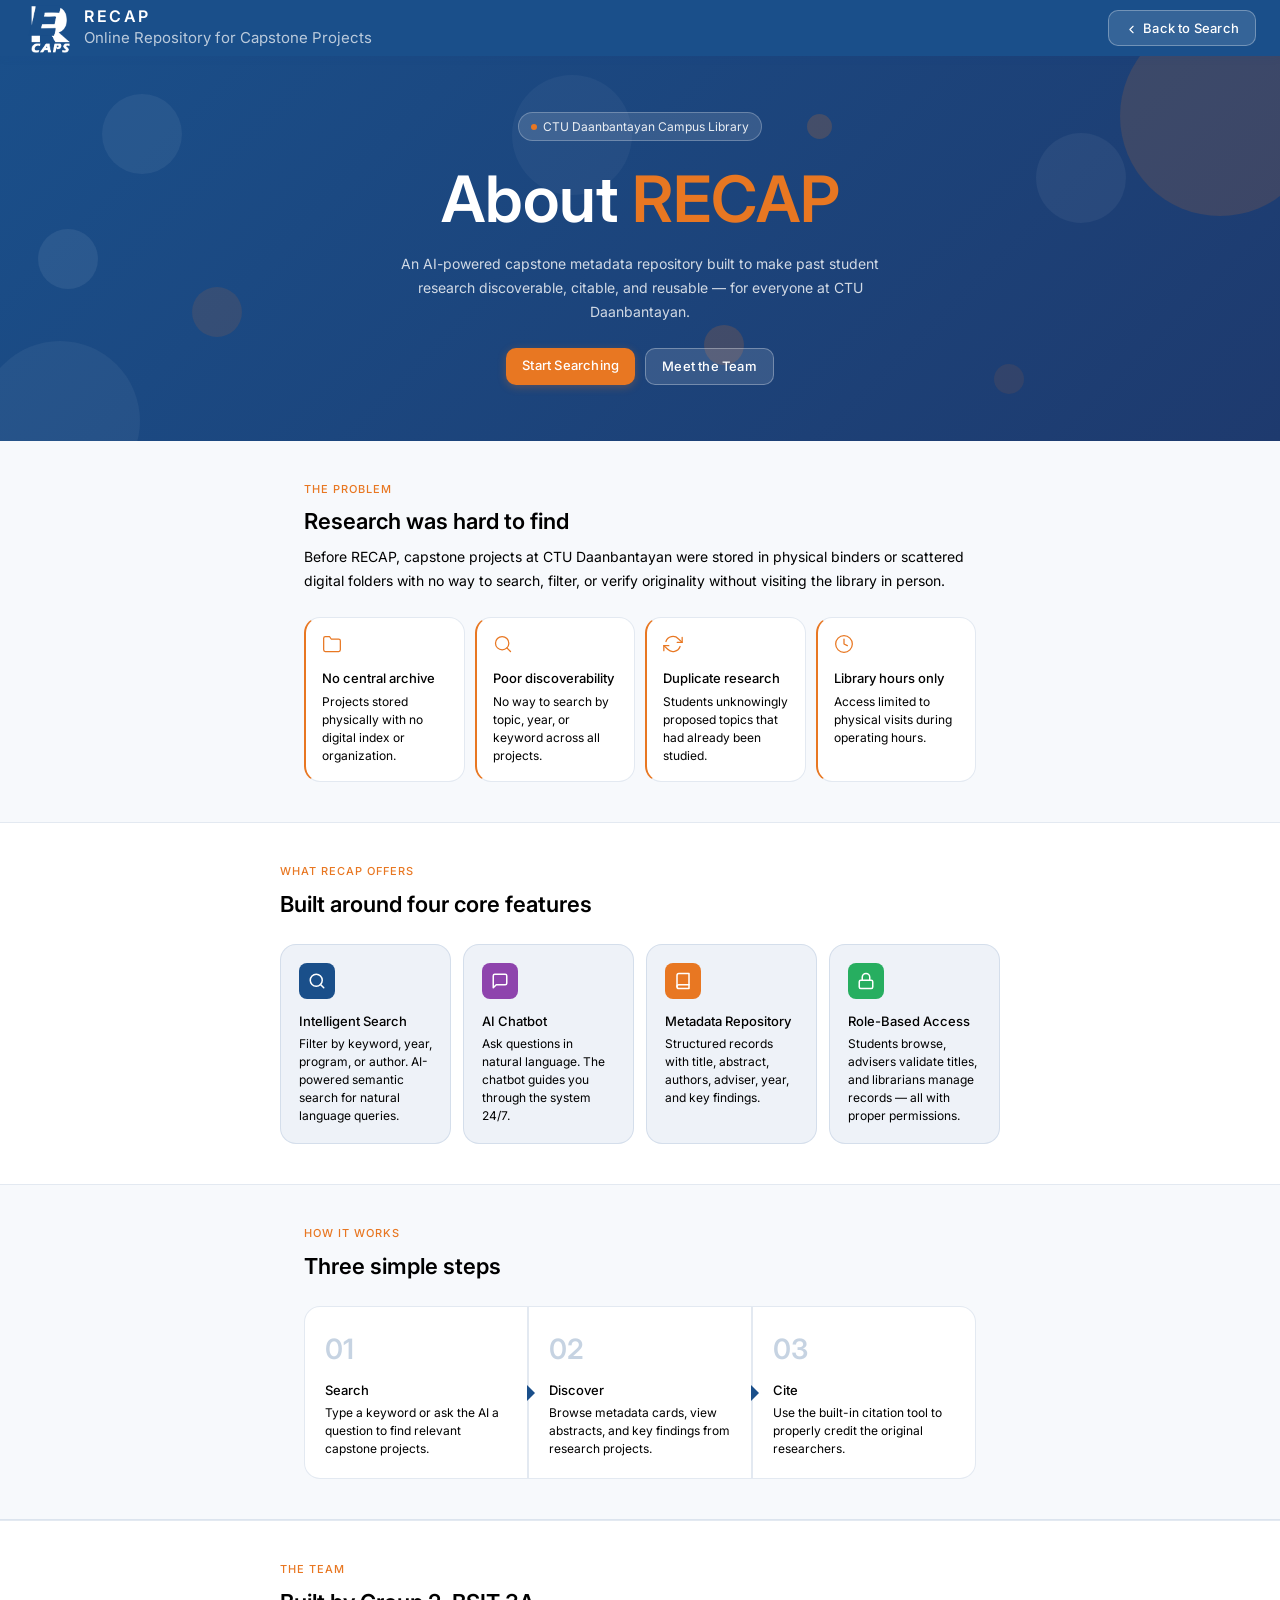
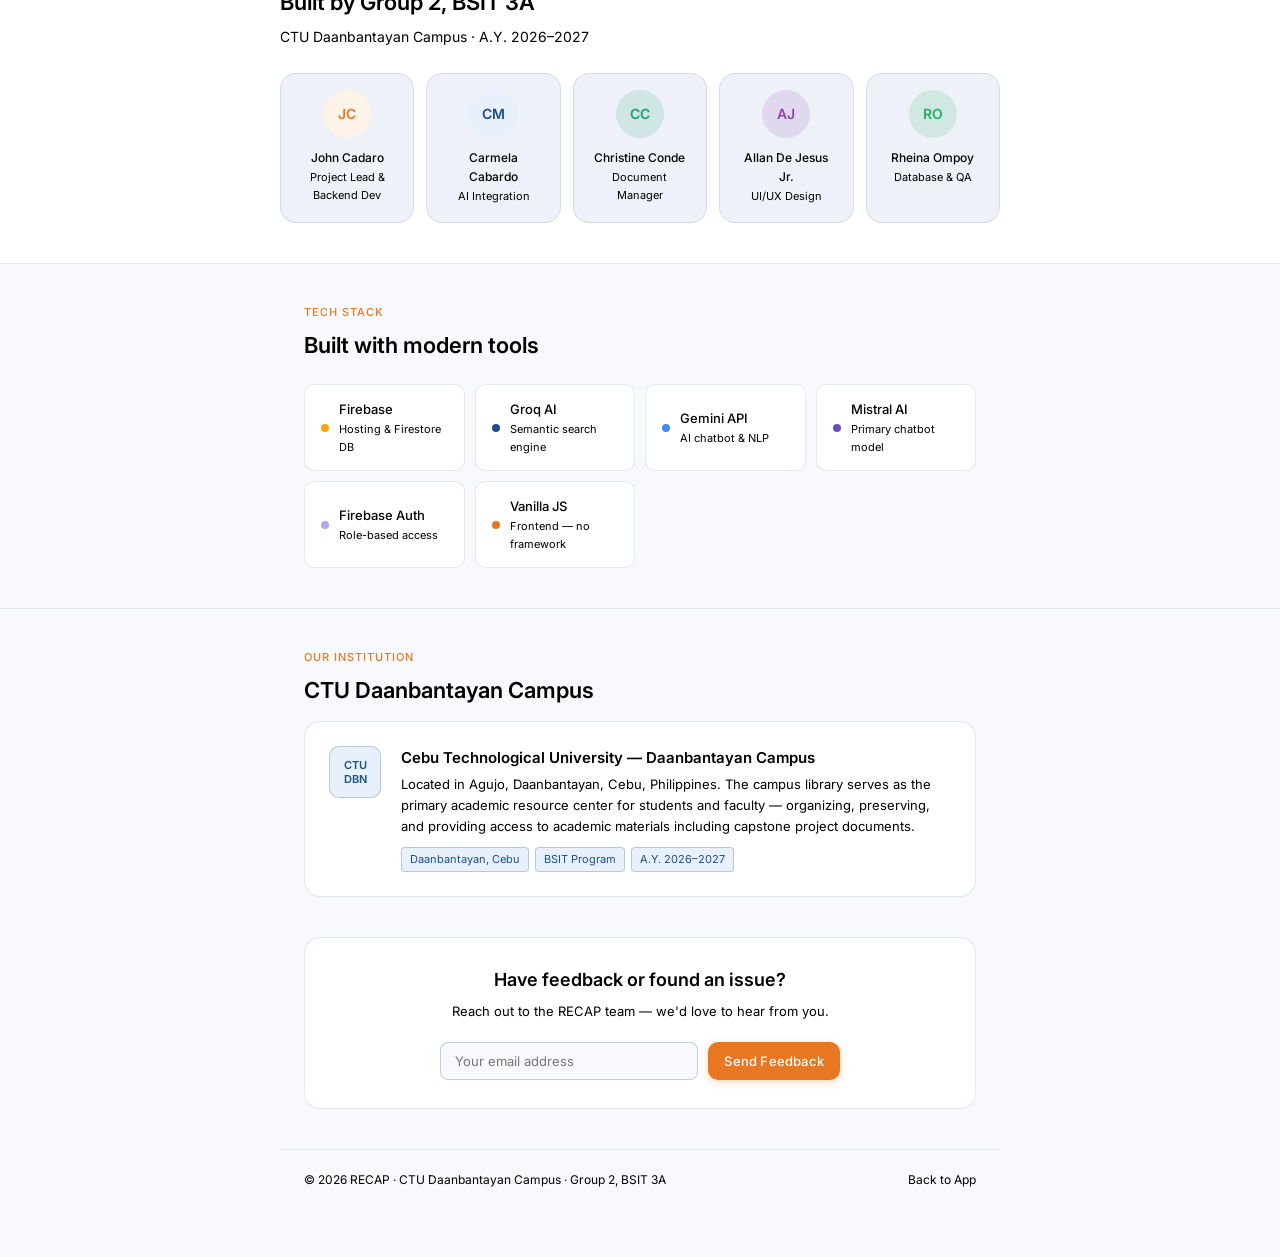
<file: public/recap_about_page.html>
<!DOCTYPE html>
<html lang="en">
<head>
  <meta charset="UTF-8" />
  <meta name="viewport" content="width=device-width, initial-scale=1.0" />
  <title>About RECAP</title>
  <link rel="preconnect" href="https://fonts.googleapis.com">
  <link rel="preconnect" href="https://fonts.gstatic.com" crossorigin>
  <link href="https://fonts.googleapis.com/css2?family=Inter:wght@400;500;600;700&display=swap" rel="stylesheet">
  <link rel="stylesheet" href="css/styles.css" />
  <link rel="stylesheet" href="css/about.css" />
</head>
<body>
<div class="about-page">

  <!-- NAV -->
  <nav class="nav" role="navigation" aria-label="Main navigation">
    <div class="nav-brand">
      <img src="Light_mode_Logo.png" alt="RECAP Logo" class="nav-logo-img logo-light" />
      <img src="Dark_mode_Logo.png" alt="RECAP Logo" class="nav-logo-img logo-dark" />
      <div>
        <div class="nav-title">RECAP</div>
        <div class="nav-subtitle">Online Repository for Capstone Projects</div>
      </div>
    </div>
    <div class="nav-actions">
      <a href="index.html" class="btn btn-ghost" style="text-decoration:none">
        <svg xmlns="http://www.w3.org/2000/svg" width="13" height="13" viewBox="0 0 24 24" fill="none" stroke="currentColor" stroke-width="2" stroke-linecap="round" stroke-linejoin="round" aria-hidden="true" style="vertical-align:middle;margin-right:5px"><polyline points="15 18 9 12 15 6"/></svg>Back to Search
      </a>
    </div>
  </nav>

  <!-- HERO -->
  <div class="about-hero">
    <div class="bubble b1"></div>
    <div class="bubble b2"></div>
    <div class="bubble b3"></div>
    <div class="bubble b4"></div>
    <div class="bubble b5"></div>
    <div class="bubble b6"></div>
    <div class="bubble b7"></div>
    <div class="bubble b8"></div>
    <div class="about-badge"><div class="about-badge-dot"></div>CTU Daanbantayan Campus Library</div>
    <h1>About <span>RECAP</span></h1>
    <p>An AI-powered capstone metadata repository built to make past student research discoverable, citable, and reusable — for everyone at CTU Daanbantayan.</p>
    <div class="about-hero-actions">
      <a href="index.html" class="btn btn-orange" style="text-decoration:none">Start Searching</a>
      <a href="#team" class="btn btn-ghost" style="text-decoration:none">Meet the Team</a>
    </div>
  </div>

  <!-- PROBLEM -->
  <div class="about-section">
    <div class="about-label">The Problem</div>
    <div class="about-title">Research was hard to find</div>
    <div class="about-sub">Before RECAP, capstone projects at CTU Daanbantayan were stored in physical binders or scattered digital folders with no way to search, filter, or verify originality without visiting the library in person.</div>
    <div class="problem-grid">
      <div class="problem-card">
        <div class="problem-icon">
          <svg xmlns="http://www.w3.org/2000/svg" width="20" height="20" viewBox="0 0 24 24" fill="none" stroke="currentColor" stroke-width="1.5" stroke-linecap="round" stroke-linejoin="round"><path d="M22 19a2 2 0 0 1-2 2H4a2 2 0 0 1-2-2V5a2 2 0 0 1 2-2h5l2 3h9a2 2 0 0 1 2 2z"/></svg>
        </div>
        <div class="problem-title">No central archive</div>
        <div class="problem-desc">Projects stored physically with no digital index or organization.</div>
      </div>
      <div class="problem-card">
        <div class="problem-icon">
          <svg xmlns="http://www.w3.org/2000/svg" width="20" height="20" viewBox="0 0 24 24" fill="none" stroke="currentColor" stroke-width="1.5" stroke-linecap="round" stroke-linejoin="round"><circle cx="11" cy="11" r="8"/><line x1="21" y1="21" x2="16.65" y2="16.65"/></svg>
        </div>
        <div class="problem-title">Poor discoverability</div>
        <div class="problem-desc">No way to search by topic, year, or keyword across all projects.</div>
      </div>
      <div class="problem-card">
        <div class="problem-icon">
          <svg xmlns="http://www.w3.org/2000/svg" width="20" height="20" viewBox="0 0 24 24" fill="none" stroke="currentColor" stroke-width="1.5" stroke-linecap="round" stroke-linejoin="round"><polyline points="23 4 23 10 17 10"/><polyline points="1 20 1 14 7 14"/><path d="M3.51 9a9 9 0 0 1 14.85-3.36L23 10M1 14l4.64 4.36A9 9 0 0 0 20.49 15"/></svg>
        </div>
        <div class="problem-title">Duplicate research</div>
        <div class="problem-desc">Students unknowingly proposed topics that had already been studied.</div>
      </div>
      <div class="problem-card">
        <div class="problem-icon">
          <svg xmlns="http://www.w3.org/2000/svg" width="20" height="20" viewBox="0 0 24 24" fill="none" stroke="currentColor" stroke-width="1.5" stroke-linecap="round" stroke-linejoin="round"><circle cx="12" cy="12" r="10"/><polyline points="12 6 12 12 16 14"/></svg>
        </div>
        <div class="problem-title">Library hours only</div>
        <div class="problem-desc">Access limited to physical visits during operating hours.</div>
      </div>
    </div>
  </div>

  <div class="about-divider"></div>

  <!-- FEATURES -->
  <div class="about-band">
    <div class="about-band-inner">
      <div class="about-label">What RECAP Offers</div>
      <div class="about-title">Built around four core features</div>
      <div class="features-grid">
        <div class="feature-card">
          <div class="feature-icon fi-blue">
            <svg xmlns="http://www.w3.org/2000/svg" width="18" height="18" viewBox="0 0 24 24" fill="none" stroke="currentColor" stroke-width="2" stroke-linecap="round" stroke-linejoin="round"><circle cx="11" cy="11" r="8"/><line x1="21" y1="21" x2="16.65" y2="16.65"/></svg>
          </div>
          <div class="feature-title">Intelligent Search</div>
          <div class="feature-desc">Filter by keyword, year, program, or author. AI-powered semantic search for natural language queries.</div>
        </div>
        <div class="feature-card">
          <div class="feature-icon fi-purple">
            <svg xmlns="http://www.w3.org/2000/svg" width="18" height="18" viewBox="0 0 24 24" fill="none" stroke="currentColor" stroke-width="2" stroke-linecap="round" stroke-linejoin="round"><path d="M21 15a2 2 0 0 1-2 2H7l-4 4V5a2 2 0 0 1 2-2h14a2 2 0 0 1 2 2z"/></svg>
          </div>
          <div class="feature-title">AI Chatbot</div>
          <div class="feature-desc">Ask questions in natural language. The chatbot guides you through the system 24/7.</div>
        </div>
        <div class="feature-card">
          <div class="feature-icon fi-orange">
            <svg xmlns="http://www.w3.org/2000/svg" width="18" height="18" viewBox="0 0 24 24" fill="none" stroke="currentColor" stroke-width="2" stroke-linecap="round" stroke-linejoin="round"><path d="M4 19.5A2.5 2.5 0 0 1 6.5 17H20"/><path d="M6.5 2H20v20H6.5A2.5 2.5 0 0 1 4 19.5v-15A2.5 2.5 0 0 1 6.5 2z"/></svg>
          </div>
          <div class="feature-title">Metadata Repository</div>
          <div class="feature-desc">Structured records with title, abstract, authors, adviser, year, and key findings.</div>
        </div>
        <div class="feature-card">
          <div class="feature-icon fi-green">
            <svg xmlns="http://www.w3.org/2000/svg" width="18" height="18" viewBox="0 0 24 24" fill="none" stroke="currentColor" stroke-width="2" stroke-linecap="round" stroke-linejoin="round"><rect x="3" y="11" width="18" height="11" rx="2" ry="2"/><path d="M7 11V7a5 5 0 0 1 10 0v4"/></svg>
          </div>
          <div class="feature-title">Role-Based Access</div>
          <div class="feature-desc">Students browse, advisers validate titles, and librarians manage records — all with proper permissions.</div>
        </div>
      </div>
    </div>
  </div>

  <!-- HOW IT WORKS -->
  <div class="about-section">
    <div class="about-label">How It Works</div>
    <div class="about-title">Three simple steps</div>
    <div class="how-grid">
      <div class="how-card">
        <div class="how-num">01</div>
        <div class="how-title">Search</div>
        <div class="how-desc">Type a keyword or ask the AI a question to find relevant capstone projects.</div>
        <div class="how-arrow"></div>
      </div>
      <div class="how-card">
        <div class="how-num">02</div>
        <div class="how-title">Discover</div>
        <div class="how-desc">Browse metadata cards, view abstracts, and key findings from research projects.</div>
        <div class="how-arrow"></div>
      </div>
      <div class="how-card">
        <div class="how-num">03</div>
        <div class="how-title">Cite</div>
        <div class="how-desc">Use the built-in citation tool to properly credit the original researchers.</div>
      </div>
    </div>
  </div>

  <div class="about-divider"></div>

  <!-- TEAM -->
  <div class="about-band" id="team">
    <div class="about-band-inner">
      <div class="about-label">The Team</div>
      <div class="about-title">Built by Group 2, BSIT 3A</div>
      <div class="about-sub" style="margin-bottom:0">CTU Daanbantayan Campus · A.Y. 2026–2027</div>
      <div class="team-grid">
        <div class="team-card">
          <div class="avatar av-orange">JC</div>
          <div class="team-name">John Cadaro</div>
          <div class="team-role">Project Lead & Backend Dev</div>
        </div>
        <div class="team-card">
          <div class="avatar av-blue">CM</div>
          <div class="team-name">Carmela Cabardo</div>
          <div class="team-role">AI Integration</div>
        </div>
        <div class="team-card">
          <div class="avatar av-teal">CC</div>
          <div class="team-name">Christine Conde</div>
          <div class="team-role">Document Manager</div>
        </div>
        <div class="team-card">
          <div class="avatar av-purple">AJ</div>
          <div class="team-name">Allan De Jesus Jr.</div>
          <div class="team-role">UI/UX Design</div>
        </div>
        <div class="team-card">
          <div class="avatar av-green">RO</div>
          <div class="team-name">Rheina Ompoy</div>
          <div class="team-role">Database &amp; QA</div>
        </div>
      </div>
    </div>
  </div>

  <!-- TECH STACK -->
  <div class="about-section">
    <div class="about-label">Tech Stack</div>
    <div class="about-title">Built with modern tools</div>
    <div class="tech-grid">
      <div class="tech-card">
        <div class="tech-dot" style="background:#FFA500"></div>
        <div><div class="tech-name">Firebase</div><div class="tech-desc">Hosting &amp; Firestore DB</div></div>
      </div>
      <div class="tech-card">
        <div class="tech-dot" style="background:var(--ctu-blue)"></div>
        <div><div class="tech-name">Groq AI</div><div class="tech-desc">Semantic search engine</div></div>
      </div>
      <div class="tech-card">
        <div class="tech-dot" style="background:#4285F4"></div>
        <div><div class="tech-name">Gemini API</div><div class="tech-desc">AI chatbot &amp; NLP</div></div>
      </div>
      <div class="tech-card">
        <div class="tech-dot" style="background:#6B4FBB"></div>
        <div><div class="tech-name">Mistral AI</div><div class="tech-desc">Primary chatbot model</div></div>
      </div>
      <div class="tech-card">
        <div class="tech-dot" style="background:#AFA9EC"></div>
        <div><div class="tech-name">Firebase Auth</div><div class="tech-desc">Role-based access</div></div>
      </div>
      <div class="tech-card">
        <div class="tech-dot" style="background:var(--ctu-orange)"></div>
        <div><div class="tech-name">Vanilla JS</div><div class="tech-desc">Frontend — no framework</div></div>
      </div>
    </div>
  </div>

  <div class="about-divider"></div>

  <!-- INSTITUTION -->
  <div class="about-section">
    <div class="about-label">Our Institution</div>
    <div class="about-title">CTU Daanbantayan Campus</div>
    <div class="inst-card">
      <div class="inst-logo">CTU<br>DBN</div>
      <div>
        <div class="inst-name">Cebu Technological University — Daanbantayan Campus</div>
        <div class="inst-desc">Located in Agujo, Daanbantayan, Cebu, Philippines. The campus library serves as the primary academic resource center for students and faculty — organizing, preserving, and providing access to academic materials including capstone project documents.</div>
        <div class="inst-tags">
          <span class="inst-tag">Daanbantayan, Cebu</span>
          <span class="inst-tag">BSIT Program</span>
          <span class="inst-tag">A.Y. 2026–2027</span>
        </div>
      </div>
    </div>
  </div>

  <!-- CONTACT -->
  <div class="about-section" style="padding-top:0">
    <div class="contact-card">
      <div class="contact-title">Have feedback or found an issue?</div>
      <div class="contact-sub">Reach out to the RECAP team — we'd love to hear from you.</div>
      <div class="contact-form">
        <input class="contact-input" type="email" placeholder="Your email address" aria-label="Your email address" />
        <button class="btn btn-orange">Send Feedback</button>
      </div>
    </div>
  </div>

  <!-- FOOTER -->
  <div class="about-footer">
    <div class="footer-copy">© 2026 RECAP · CTU Daanbantayan Campus · Group 2, BSIT 3A</div>
    <div class="footer-links">
      <a href="index.html" class="footer-link">Back to App</a>
    </div>
  </div>

</div>

<script>
  // Apply saved theme so the about page matches the main app
  const savedTheme = localStorage.getItem('theme') ||
    (window.matchMedia('(prefers-color-scheme: dark)').matches ? 'dark' : 'light');
  document.documentElement.setAttribute('data-theme', savedTheme);
</script>
</body>
</html>
</file>
<file: public/css/styles.css>
@import url('https://fonts.googleapis.com/css2?family=Inter:wght@400;500;600;700&display=swap');

/* Import modular CSS files */
@import url('layout.css');
@import url('components.css');
@import url('utilities.css');

/* =====================================================
   CTU RECAP - Enhanced Styles with Modern Features
   Dark Mode, Animations, Accessibility & More
   ===================================================== */

/* =====================
   RESET & ROOT VARIABLES
   ===================== */
* {
  box-sizing: border-box;
  margin: 0;
  padding: 0;
}

:root {
  /* Colors - Light Mode */
  --ctu-blue: #1A4F8A;
  --ctu-blue-light: #E8F0FB;
  --ctu-blue-mid: #2D6CC0;
  --ctu-orange: #E87722;
  --ctu-orange-light: #FEF3E8;
  --text-primary: #000000; /* Pure black for light mode */
  --text-secondary: #000000; /* Pure black for light mode */
  --text-hint: #000000; /* Pure black for light mode */
  --surface: #FFFFFF;
  --surface-2: #F7F9FC;
  --surface-3: #EEF2F8;
  --border: rgba(26, 79, 138, 0.12);
  --border-strong: rgba(26, 79, 138, 0.25);
  --border-prominent: #000000; /* Dark border for light mode */
  
  /* Spacing */
  --radius: 10px;
  --radius-lg: 16px;
  
  /* Shadows */
  --shadow-sm: 0 2px 8px rgba(26, 79, 138, 0.08);
  --shadow-md: 0 4px 16px rgba(26, 79, 138, 0.12);
  --shadow-lg: 0 8px 32px rgba(26, 79, 138, 0.16);
  
  /* Transitions */
  --transition-fast: 150ms cubic-bezier(0.4, 0, 0.2, 1);
  --transition-base: 250ms cubic-bezier(0.4, 0, 0.2, 1);
  --transition-slow: 350ms cubic-bezier(0.4, 0, 0.2, 1);
}

/* Dark Mode Variables */
[data-theme="dark"] {
  --ctu-blue: #4A8FD8;
  --ctu-blue-light: #1E3A5F;
  --ctu-blue-mid: #5BA3E8;
  --ctu-orange: #FF9447;
  --ctu-orange-light: #2D1F14;
  --text-primary: #FFFFFF; /* Pure white for dark mode */
  --text-secondary: #FFFFFF; /* Pure white for dark mode */
  --text-hint: #FFFFFF; /* Pure white for dark mode */
  --surface: #1A1D23;
  --surface-2: #0F1115;
  --surface-3: #252930;
  --border: rgba(255, 255, 255, 0.1);
  --border-strong: rgba(255, 255, 255, 0.2);
  --border-prominent: #FFFFFF; /* Light border for dark mode */
  --shadow-sm: 0 2px 8px rgba(0, 0, 0, 0.3);
  --shadow-md: 0 4px 16px rgba(0, 0, 0, 0.4);
  --shadow-lg: 0 8px 32px rgba(0, 0, 0, 0.5);
}

/* Reduced Motion Support */
@media (prefers-reduced-motion: reduce) {
  *, *::before, *::after {
    animation-duration: 0.01ms !important;
    animation-iteration-count: 1 !important;
    transition-duration: 0.01ms !important;
  }
}

/* High Contrast Mode Support */
@media (prefers-contrast: high) {
  :root {
    --border: rgba(26, 79, 138, 0.4);
    --border-strong: rgba(26, 79, 138, 0.6);
  }
}

body {
  font-family: 'Inter', -apple-system, BlinkMacSystemFont, 'Segoe UI', sans-serif;
  background: var(--surface-2);
  background-image: url('../Light_mode_Theme.png');
  background-size: cover;
  background-position: center;
  background-repeat: no-repeat;
  background-attachment: fixed;
  color: var(--text-primary);
  font-size: 14px;
  line-height: 1.6;
  -webkit-font-smoothing: antialiased;
  -moz-osx-font-smoothing: grayscale;
  text-rendering: optimizeLegibility;
  transition: background-color var(--transition-base), color var(--transition-base);
}

/* Smooth background transition during theme switch */
body.theme-transitioning {
  transition: background-color var(--transition-slow), 
              color var(--transition-slow),
              background-image 0.5s ease-in-out;
}

/* Dark Mode Background Theme */
[data-theme="dark"] body {
  background-image: url('../Dark_mode_Theme.png');
}

.app {
  display: flex;
  flex-direction: column;
  min-height: 100vh;
  position: relative;
}

/* Adaptive overlay for content readability - Light Mode */
.app::before {
  content: '';
  position: fixed;
  top: 0;
  left: 0;
  right: 0;
  bottom: 0;
  background: rgba(247, 249, 252, 0.75);
  z-index: -1;
  pointer-events: none;
  transition: background var(--transition-base);
}

/* Adaptive overlay for content readability - Dark Mode */
[data-theme="dark"] .app::before {
  background: rgba(26, 29, 35, 0.80);
}

/* Theme Switch Indicator */
.theme-indicator {
  position: fixed;
  top: 70px;
  right: 24px;
  background: var(--surface);
  border: 0.5px solid var(--border);
  border-radius: var(--radius);
  padding: 8px 16px;
  font-size: 12px;
  font-weight: 500;
  color: var(--text-primary);
  box-shadow: var(--shadow-md);
  z-index: 1000;
  opacity: 0;
  transform: translateY(-10px);
  pointer-events: none;
  transition: all var(--transition-fast);
}

.theme-indicator.show {
  opacity: 1;
  transform: translateY(0);
  animation: slideInFade 2s ease-out;
}

@keyframes slideInFade {
  0% {
    opacity: 0;
    transform: translateY(-10px);
  }
  15% {
    opacity: 1;
    transform: translateY(0);
  }
  85% {
    opacity: 1;
    transform: translateY(0);
  }
  100% {
    opacity: 0;
    transform: translateY(-10px);
  }
}

/* Skip Link for Accessibility */
.skip-link {
  position: absolute;
  top: -40px;
  left: 0;
  background: var(--ctu-orange);
  color: white;
  padding: 8px 16px;
  text-decoration: none;
  border-radius: 0 0 4px 0;
  z-index: 1000;
  font-weight: 500;
}

.skip-link:focus {
  top: 0;
}

/* Focus Visible Styles */
*:focus-visible {
  outline: 2px solid var(--ctu-orange);
  outline-offset: 2px;
  border-radius: 4px;
}

/* Custom Scrollbar */
::-webkit-scrollbar {
  width: 10px;
  height: 10px;
}

::-webkit-scrollbar-track {
  background: var(--surface-2);
}

::-webkit-scrollbar-thumb {
  background: var(--border-strong);
  border-radius: 5px;
}

::-webkit-scrollbar-thumb:hover {
  background: var(--ctu-blue);
}

/* =====================
   NAVIGATION
   ===================== */
.nav {
  background: var(--ctu-blue);
  padding: 0 24px;
  height: 56px;
  display: flex;
  align-items: center;
  justify-content: space-between;
  position: sticky;
  top: 0;
  z-index: 100;
  box-shadow: var(--shadow-sm);
  transition: background-color var(--transition-base);
}

.nav-brand {
  display: flex;
  align-items: center;
  gap: 10px;
}

.nav-logo {
  width: 32px;
  height: 32px;
  background: var(--ctu-orange);
  border-radius: 6px;
  display: flex;
  align-items: center;
  justify-content: center;
  font-size: 12px;
  font-weight: 600;
  color: #fff;
  letter-spacing: 0.5px;
  flex-shrink: 0;
  transition: transform var(--transition-fast);
}

.nav-logo:hover {
  transform: scale(1.05);
}

/* Logo Image */
.nav-logo-img {
  width: 50px;
  height: 50px;
  object-fit: contain;
  flex-shrink: 0;
  transition: transform var(--transition-fast);
  cursor: pointer;
  display: block;
}

.nav-logo-img:hover {
  transform: scale(1.05);
}

/* Logo Theme Separation - Light Mode Logo */
.nav-logo-img.logo-light {
  display: block;
}

.nav-logo-img.logo-dark {
  display: none;
}

/* Logo Theme Separation - Dark Mode Logo */
[data-theme="dark"] .nav-logo-img.logo-light {
  display: none;
}

[data-theme="dark"] .nav-logo-img.logo-dark {
  display: block;
}

.nav-title {
  color: #fff;
  font-size: 16px;
  font-weight: 600;
  line-height: 1.3;
  letter-spacing: 2.5px;
}

.nav-subtitle {
  color: rgba(255, 255, 255, 0.7);
  font-size: 15px;
}

.nav-actions {
  display: flex;
  align-items: center;
  gap: 8px;
}

/* About button - show text by default */
.btn-about .about-text {
  display: inline;
}

.btn-about .about-icon {
  display: none;
}

/* Mobile menu button - hidden by default */
.nav-mobile-menu-btn {
  display: none;
  padding: 8px;
  background: none;
  border: none;
  cursor: pointer;
  color: var(--text-primary);
}

/* Mobile menu dropdown */
.nav-mobile-menu {
  display: none;
  position: absolute;
  top: 100%;
  right: 0;
  background: var(--surface);
  border: 2px solid var(--border-prominent);
  border-radius: var(--radius-lg);
  padding: 8px;
  margin-top: 8px;
  min-width: 200px;
  box-shadow: var(--shadow-lg);
  z-index: 1000;
}

.nav-mobile-menu.active {
  display: block;
}

.nav-mobile-menu-item {
  display: flex;
  align-items: center;
  gap: 12px;
  padding: 12px 16px;
  border-radius: var(--radius);
  cursor: pointer;
  transition: background var(--transition-fast);
  color: var(--text-primary);
  text-decoration: none;
  width: 100%;
  border: none;
  background: none;
  font-family: inherit;
  font-size: 14px;
}

.nav-mobile-menu-item:hover {
  background: var(--surface-2);
}

/* Responsive breakpoints */

/* Breakpoint 1: 900px - Change About text to icon */
@media (max-width: 900px) {
  .btn-about .about-text {
    display: none;
  }
  
  .btn-about .about-icon {
    display: inline;
  }
}

/* Breakpoint 2: 768px - Combine About and Theme into mobile menu */
@media (max-width: 768px) {
  .btn-about,
  .theme-toggle {
    display: none !important;
  }
  
  .nav-mobile-menu-btn {
    display: block;
  }
}

/* Breakpoint 3: 600px - All nav items in mobile menu */
@media (max-width: 600px) {
  .nav-auth-buttons,
  .nav-user-menu {
    display: none !important;
  }
  
  .nav-mobile-menu-btn {
    display: block;
  }
}

/* Auth buttons group */
.nav-auth-buttons {
  display: flex;
  align-items: center;
  gap: 6px;
}

.nav-login-btn {
  font-size: 13px;
  font-weight: 500;
}

.nav-signup-btn {
  font-size: 13px;
  font-weight: 500;
}

/* Logged-in user menu */
.nav-user-menu {
  display: flex;
  align-items: center;
}

.nav-user-menu.hidden {
  display: none !important;
}

.nav-user-btn {
  display: flex;
  align-items: center;
  gap: 7px;
  font-size: 13px;
  font-weight: 500;
  padding: 5px 12px 5px 6px;
}

.nav-user-avatar {
  width: 26px;
  height: 26px;
  border-radius: 50%;
  background: var(--ctu-orange);
  color: #fff;
  font-size: 12px;
  font-weight: 600;
  display: flex;
  align-items: center;
  justify-content: center;
  flex-shrink: 0;
}

.nav-user-chevron {
  font-size: 10px;
  opacity: 0.8;
}

/* Theme Toggle */
.theme-toggle {
  width: 36px;
  height: 36px;
  padding: 0;
  display: flex;
  align-items: center;
  justify-content: center;
  border-radius: 50%;
  transition: all var(--transition-fast);
  position: relative;
}

.theme-toggle:hover {
  background: rgba(255, 255, 255, 0.25);
  transform: rotate(15deg) scale(1.1);
}

.theme-toggle:active {
  transform: rotate(15deg) scale(0.95);
}

.theme-icon {
  font-size: 16px;
  transition: transform var(--transition-slow), opacity var(--transition-fast);
  width: 18px;
  height: 18px;
  position: absolute;
  display: flex;
  align-items: center;
  justify-content: center;
}

/* Enhanced icon transitions */
[data-theme="light"] .theme-icon {
  animation: iconBounce 0.5s ease-out;
}

[data-theme="dark"] .theme-icon {
  animation: iconBounce 0.5s ease-out;
}

@keyframes iconBounce {
  0% {
    transform: scale(0) rotate(-180deg);
    opacity: 0;
  }
  50% {
    transform: scale(1.2) rotate(0deg);
  }
  100% {
    transform: scale(1) rotate(0deg);
    opacity: 1;
  }
}

.btn-icon {
  padding: 0;
  width: 36px;
  height: 36px;
}

/* =====================
   BUTTONS & RIPPLE EFFECT
   ===================== */
.btn {
  padding: 7px 16px;
  border-radius: var(--radius);
  font-size: 13px;
  font-weight: 500;
  cursor: pointer;
  border: none;
  transition: all var(--transition-fast);
  font-family: inherit;
  position: relative;
  overflow: hidden;
  letter-spacing: 0.2px;
}

.btn:active {
  transform: scale(0.98);
}

.btn-ghost {
  background: rgba(255, 255, 255, 0.12);
  color: #fff;
  border: 0.5px solid rgba(255, 255, 255, 0.3);
}

.btn-ghost:hover {
  background: rgba(255, 255, 255, 0.2);
}

.btn-orange {
  background: var(--ctu-orange);
  color: #fff;
  box-shadow: 0 2px 8px rgba(232, 119, 34, 0.3);
}

.btn-orange:hover {
  background: #d06a1a;
  box-shadow: 0 4px 12px rgba(232, 119, 34, 0.4);
  transform: translateY(-1px);
}

.btn-blue {
  background: var(--ctu-blue);
  color: #fff;
  box-shadow: 0 2px 8px rgba(26, 79, 138, 0.3);
}

.btn-blue:hover {
  background: var(--ctu-blue-mid);
  box-shadow: 0 4px 12px rgba(26, 79, 138, 0.4);
  transform: translateY(-1px);
}

.btn-outline {
  background: transparent;
  color: var(--ctu-blue);
  border: 0.5px solid var(--ctu-blue);
}

.btn-outline:hover {
  background: var(--ctu-blue-light);
}

/* Ripple Effect */
.ripple {
  position: relative;
  overflow: hidden;
}

.ripple::after {
  content: '';
  position: absolute;
  top: 50%;
  left: 50%;
  width: 0;
  height: 0;
  border-radius: 50%;
  background: rgba(255, 255, 255, 0.5);
  transform: translate(-50%, -50%);
  transition: width 0.6s, height 0.6s;
}

.ripple:active::after {
  width: 300px;
  height: 300px;
}

/* =====================
   PAGE TABS
   ===================== */
.page-tabs {
  display: flex;
  gap: 5px;
  background: var(--surface);
  border-bottom: 0.5px solid var(--border);
  padding: 0 24px;
  overflow-x: auto;
  overflow-y: hidden; /* Prevent vertical scrolling */
  scrollbar-width: thin;
  -webkit-overflow-scrolling: touch; /* Smooth scrolling on iOS */
}

.tab {
  padding: 12px 16px;
  font-size: 16px;
  font-weight: 600;
  cursor: pointer;
  border: none;
  background: transparent;
  border-bottom: 2px solid transparent;
  color: var(--text-secondary);
  white-space: nowrap;
  transition: all var(--transition-fast);
  position: relative;
}

.tab::after {
  content: '';
  position: absolute;
  bottom: -2px;
  left: 0;
  right: 0;
  height: 2px;
  background: var(--ctu-blue);
  transform: scaleX(0);
  transition: transform var(--transition-base);
}

.tab[aria-selected="true"] {
  color: var(--ctu-blue);
}

.tab[aria-selected="true"]::after {
  transform: scaleX(1);
}

.tab:hover:not([aria-selected="true"]) {
  color: var(--text-primary);
  background: var(--surface-2);
}

/* =====================
   VIEWS & ANIMATIONS
   ===================== */
.view {
  display: none;
  padding: 24px;
  animation: fadeIn var(--transition-base);
}

.view.active {
  display: block;
}

@keyframes fadeIn {
  from {
    opacity: 0;
    transform: translateY(10px);
  }
  to {
    opacity: 1;
    transform: translateY(0);
  }
}

.fade-in {
  animation: fadeIn var(--transition-slow) ease-out;
}

/* Breadcrumb */
.breadcrumb {
  margin-bottom: 16px;
}

.breadcrumb ol {
  display: flex;
  list-style: none;
  gap: 8px;
  font-size: 12px;
  color: var(--text-secondary);
  align-items: center;
}

.breadcrumb ol li {
  display: flex;
  align-items: center;
}

.breadcrumb ol li:not(:last-child)::after {
  content: '›';
  margin-left: 8px;
  color: var(--text-hint);
}

.breadcrumb a {
  color: var(--ctu-blue);
  text-decoration: none;
  transition: color var(--transition-fast);
}

.breadcrumb a:hover {
  color: var(--ctu-blue-mid);
  text-decoration: underline;
}

.breadcrumb [aria-current="page"] {
  color: var(--text-primary);
  font-weight: 500;
}

/* =====================
   LANDING / HERO
   ===================== */
.hero {
  background: linear-gradient(135deg, var(--ctu-blue) 0%, #1e3a6e 100%);
  border-radius: var(--radius-lg);
  padding: 48px 32px;
  margin-bottom: 24px;
  text-align: center;
  position: relative;
  overflow: hidden;
  box-shadow: var(--shadow-lg);
}

.hero::before {
  content: '';
  position: absolute;
  top: -40px;
  right: -40px;
  width: 200px;
  height: 200px;
  border-radius: 50%;
  background: rgba(232, 119, 34, 0.15);
  animation: float 6s ease-in-out infinite;
}

.hero::after {
  content: '';
  position: absolute;
  bottom: -60px;
  left: -20px;
  width: 160px;
  height: 160px;
  border-radius: 50%;
  background: rgba(255, 255, 255, 0.05);
  animation: float 8s ease-in-out infinite reverse;
}

@keyframes float {
  0%, 100% { transform: translateY(0px); }
  50% { transform: translateY(-20px); }
}

.hero h1 {
  font-size: 32px;
  font-weight: 700;
  color: #fff;
  margin-bottom: 12px;
  position: relative;
  letter-spacing: -0.5px;
  line-height: 1.2;
}

.hero p {
  color: rgba(255, 255, 255, 0.85);
  font-size: 15px;
  margin-bottom: 28px;
  position: relative;
  font-weight: 400;
}

.search-wrap {
  position: relative;
  max-width: 620px;
  margin: 0 auto;
  animation: fadeIn 0.6s ease-out 0.2s both;
}

.search-bar {
  width: 100%;
  padding: 16px 52px 16px 20px;
  border-radius: var(--radius);
  font-size: 15px;
  border: none;
  outline: none;
  font-family: inherit;
  background: #fff;
  box-shadow: var(--shadow-md);
  transition: all var(--transition-fast);
  font-weight: 400;
  color: var(--text-primary);
}

[data-theme="dark"] .search-bar {
  background: #2a2d35;
  color: var(--text-primary);
  border: 0.5px solid var(--border-strong);
}

[data-theme="dark"] .search-bar::placeholder {
  color: var(--text-hint);
}

.search-bar:focus {
  box-shadow: 0 8px 24px rgba(0, 0, 0, 0.15);
  transform: translateY(-2px);
}

[data-theme="dark"] .search-bar:focus {
  box-shadow: 0 8px 24px rgba(0, 0, 0, 0.4);
  border-color: var(--ctu-blue);
}

.search-icon {
  position: absolute;
  right: 18px;
  top: 50%;
  transform: translateY(-50%);
  color: var(--ctu-blue);
  font-size: 20px;
  pointer-events: none;
}

.search-toggle {
  display: flex;
  align-items: center;
  gap: 8px;
  margin: 16px auto 0;
  width: fit-content;
  cursor: pointer;
  padding: 6px 12px;
  border-radius: 20px;
  transition: background var(--transition-fast);
}

.search-toggle:hover {
  background: rgba(255, 255, 255, 0.1);
}

.toggle-pill {
  width: 40px;
  height: 22px;
  background: var(--ctu-orange);
  border-radius: 11px;
  position: relative;
  transition: background var(--transition-base);
  box-shadow: inset 0 2px 4px rgba(0, 0, 0, 0.1);
}

/* OFF state — grey pill */
.search-toggle[aria-checked="false"] .toggle-pill {
  background: var(--text-hint);
}

.toggle-dot {
  width: 16px;
  height: 16px;
  background: #fff;
  border-radius: 50%;
  position: absolute;
  top: 3px;
  left: 3px;
  transition: left var(--transition-base);
  box-shadow: 0 2px 4px rgba(0, 0, 0, 0.2);
}

/* ON state — dot slides to the right */
.search-toggle[aria-checked="true"] .toggle-dot {
  left: 21px;
}

.toggle-label {
  color: rgba(255, 255, 255, 0.9);
  font-size: 13px;
  font-weight: 500;
}

.toggle-badge {
  background: var(--ctu-orange);
  color: #fff;
  font-size: 10px;
  padding: 3px 7px;
  border-radius: 4px;
  font-weight: 600;
  letter-spacing: 0.5px;
}

/* Active Filters */
.active-filters {
  display: flex;
  flex-wrap: wrap;
  gap: 6px;
  margin-bottom: 12px;
  min-height: 0;
}

.active-filters:empty {
  display: none;
}

.filter-chip {
  background: var(--ctu-blue-light);
  color: var(--ctu-blue);
  padding: 4px 10px;
  border-radius: 12px;
  font-size: 11px;
  font-weight: 500;
  display: inline-flex;
  align-items: center;
  gap: 6px;
  animation: slideIn 0.3s ease-out;
  border: 0.5px solid var(--ctu-blue);
}

.filter-chip-remove {
  cursor: pointer;
  font-weight: bold;
  opacity: 0.7;
  transition: opacity var(--transition-fast);
  font-size: 14px;
  line-height: 1;
  padding: 0 2px;
}

.filter-chip-remove:hover {
  opacity: 1;
  color: var(--ctu-orange);
}

@keyframes slideIn {
  from {
    opacity: 0;
    transform: translateY(-10px);
  }
  to {
    opacity: 1;
    transform: translateY(0);
  }
}

/* =====================
   FILTERS + RESULTS LAYOUT
   ===================== */
/* Layout styles moved to layout.css */

.sidebar-header {
  display: flex;
  justify-content: space-between;
  align-items: center;
  margin-bottom: 16px;
}

.sidebar h3 {
  font-size: 12px;
  font-weight: 500;
  color: var(--text-hint);
  text-transform: uppercase;
  letter-spacing: 0.6px;
  margin: 0;
}

.btn-clear-filters {
  background: none;
  border: none;
  color: var(--ctu-orange);
  font-size: 11px;
  font-weight: 500;
  cursor: pointer;
  padding: 4px 8px;
  border-radius: 4px;
  transition: all var(--transition-fast);
}

.btn-clear-filters:hover {
  background: var(--ctu-orange-light);
}

.filter-section {
  margin-bottom: 20px;
}

.filter-title {
  font-size: 13px;
  font-weight: 500;
  color: var(--text-primary);
  margin-bottom: 8px;
  display: flex;
  justify-content: space-between;
  align-items: center;
  cursor: pointer;
  transition: color var(--transition-fast);
  background: none;
  border: none;
  width: 100%;
  text-align: left;
  padding: 4px 0;
}

.filter-title:hover {
  color: var(--ctu-blue);
}

.filter-title-label {
  font-size: 13px;
  font-weight: 500;
  color: var(--text-primary);
  margin-bottom: 8px;
  display: block;
}

.filter-chevron {
  font-size: 10px;
  color: var(--text-hint);
  transition: transform var(--transition-fast);
}

.filter-title[aria-expanded="false"] .filter-chevron {
  transform: rotate(-90deg);
}

.filter-content {
  display: flex;
  flex-direction: column;
  gap: 4px;
  transition: all var(--transition-fast);
}

.filter-content[style*="display: none"] {
  display: none !important;
}

.filter-item {
  display: flex;
  align-items: center;
  gap: 8px;
  padding: 4px 0;
  cursor: pointer;
  transition: background var(--transition-fast);
  border-radius: 4px;
}

.filter-item:hover {
  background: var(--surface-2);
}

.filter-item input[type=checkbox] {
  accent-color: var(--ctu-blue);
  width: 14px;
  height: 14px;
  cursor: pointer;
}

.filter-item label {
  font-size: 13px;
  color: var(--text-secondary);
  cursor: pointer;
  flex: 1;
}

.filter-count {
  font-size: 11px;
  color: var(--text-hint);
  margin-left: auto;
}

/* =====================
   RESULT CARDS
   ===================== */
.results-header {
  display: flex;
  align-items: center;
  justify-content: space-between;
  margin-bottom: 14px;
}

.results-count {
  font-size: 20px;
  color: var(--text-secondary);


}

.sort-select {
  padding: 6px 12px;
  border-radius: var(--radius);
  border: 2px solid var(--border-prominent); /* Dynamic border based on theme */
  font-size: 12px;
  font-family: inherit;
  color: var(--text-primary);
  background: var(--surface);
  cursor: pointer;
  outline: none;
  transition: all var(--transition-fast);
}

.sort-select:hover {
  border-color: var(--ctu-blue);
}

#results-container {
  border: 2px solid var(--border-prominent); /* Dynamic border based on theme */
  border-radius: var(--radius-lg);
  padding: 16px;
  background: var(--surface);
}

.result-card {
  background: var(--surface);
  border-radius: var(--radius-lg);
  border: 2px solid var(--border-prominent); /* Dynamic border based on theme */
  padding: 18px 20px;
  margin-bottom: 12px;
  cursor: pointer;
  transition: all var(--transition-base);
  position: relative;
  will-change: transform;
}

.card-hover:hover {
  border-color: var(--ctu-blue);
  box-shadow: var(--shadow-md);
  transform: translateY(-2px);
}

.result-card-top {
  display: flex;
  align-items: flex-start;
  justify-content: space-between;
  gap: 12px;
  margin-bottom: 8px;
}

.result-title {
  font-size: 15px;
  font-weight: 500;
  color: var(--ctu-blue);
  line-height: 1.4;
  flex: 1;
  transition: color var(--transition-fast);
}

.result-card:hover .result-title {
  color: var(--ctu-blue-mid);
}

.result-year {
  background: var(--ctu-blue-light);
  color: var(--ctu-blue);
  font-size: 11px;
  font-weight: 500;
  padding: 3px 8px;
  border-radius: 4px;
  white-space: nowrap;
  flex-shrink: 0;
}

.result-meta {
  display: flex;
  gap: 12px;
  margin-bottom: 10px;
  flex-wrap: wrap;
}

.result-meta span {
  font-size: 12px;
  color: var(--text-secondary);
  display: flex;
  align-items: center;
  gap: 4px;
}

.result-abstract {
  font-size: 13px;
  color: var(--text-secondary);
  line-height: 1.6;
  margin-bottom: 12px;
}

.result-tags {
  display: flex;
  gap: 6px;
  flex-wrap: wrap;
  margin-bottom: 10px;
}

.tag {
  background: var(--surface-3);
  color: var(--ctu-blue);
  font-size: 11px;
  padding: 3px 8px;
  border-radius: 4px;
  font-weight: 500;
  transition: all var(--transition-fast);
}

.tag:hover {
  background: var(--ctu-blue-light);
}

.tag-orange {
  background: var(--ctu-orange-light);
  color: var(--ctu-orange);
}

.result-actions {
  display: flex;
  gap: 8px;
  margin-top: 10px;
}

.save-btn {
  background: none;
  border: 0.5px solid var(--border);
  color: var(--text-secondary);
  font-size: 12px;
  padding: 5px 12px;
  border-radius: 6px;
  cursor: pointer;
  font-family: inherit;
  transition: all var(--transition-fast);
}

.save-btn:hover {
  border-color: var(--ctu-blue);
  color: var(--ctu-blue);
}

/* Saved state — orange highlight */
.save-btn[aria-pressed="true"] {
  background: var(--ctu-orange-light);
  border-color: var(--ctu-orange);
  color: var(--ctu-orange);
}

.save-btn[aria-pressed="true"]:hover {
  background: var(--ctu-orange);
  color: #fff;
  border-color: var(--ctu-orange);
}

.view-btn {
  background: var(--ctu-blue);
  color: #fff;
  font-size: 12px;
  padding: 5px 14px;
  border-radius: 6px;
  border: none;
  cursor: pointer;
  font-family: inherit;
  transition: all var(--transition-fast);
}

.view-btn:hover {
  background: var(--ctu-blue-mid);
}

/* Loading Skeleton */
.loading-skeleton {
  display: none;
}

.skeleton-card {
  background: var(--surface);
  border-radius: var(--radius-lg);
  border: 0.5px solid var(--border);
  padding: 18px 20px;
  margin-bottom: 12px;
  height: 200px;
  position: relative;
  overflow: hidden;
}

.skeleton-card::after {
  content: '';
  position: absolute;
  top: 0;
  left: -100%;
  width: 100%;
  height: 100%;
  background: linear-gradient(90deg, transparent, rgba(255, 255, 255, 0.1), transparent);
  animation: shimmer 1.5s infinite;
}

@keyframes shimmer {
  to {
    left: 100%;
  }
}

/* =====================
   DETAIL VIEW
   ===================== */
/* Layout styles moved to layout.css */

.detail-main {
  background: var(--surface);
  border-radius: var(--radius-lg);
  border: 2px solid var(--border-prominent); /* Dynamic border based on theme */
  padding: 28px;
}

.detail-badge {
  background: var(--ctu-blue-light);
  color: var(--ctu-blue);
  font-size: 11px;
  font-weight: 500;
  padding: 4px 10px;
  border-radius: 4px;
  display: inline-block;
  margin-bottom: 12px;
}

.detail-title {
  font-size: 22px;
  font-weight: 600;
  color: var(--text-primary);
  line-height: 1.4;
  margin-bottom: 12px;
  letter-spacing: -0.3px;
}

.detail-authors {
  font-size: 16px;
  color: var(--text-secondary);
  margin-bottom: 16px;
}

.detail-divider {
  height: 0.5px;
  background: var(--border);
  margin: 20px 0;
}

.section-label {
  font-size: 11px;
  font-weight: 500;
  color: var(--text-hint);
  text-transform: uppercase;
  letter-spacing: 0.6px;
  margin-bottom: 8px;
}

.section-content {
  font-size: 20px;
    text-align: justify;

  color: var(--text-secondary);
  line-height: 2;
}

.future-research-box {
  background: var(--ctu-orange-light);
  border-radius: var(--radius);
  border: 0.5px solid rgba(232, 119, 34, 0.2);
  padding: 14px;
  margin-top: 12px;
}

.future-item {
  display: flex;
  align-items: flex-start;
  gap: 8px;
  padding: 5px 0;
  font-size: 13px;
  color: var(--text-secondary);
}

.future-dot {
  width: 6px;
  height: 6px;
  border-radius: 50%;
  background: var(--ctu-orange);
  margin-top: 6px;
  flex-shrink: 0;
}

.fair-card {
  background: var(--surface);
  border-radius: var(--radius-lg);
  border: 2px solid var(--border-prominent); /* Dynamic border based on theme */
  padding: 16px;
}

.fair-card h3 {
  font-size: 13px;
  font-weight: 500;
  color: var(--text-primary);
  margin-bottom: 12px;
}

.fair-row {
  display: flex;
  align-items: center;
  gap: 10px;
  padding: 6px 0;
  border-bottom: 0.5px solid var(--border);
}

.fair-row:last-child {
  border-bottom: none;
}

.fair-dot {
  width: 8px;
  height: 8px;
  border-radius: 50%;
  flex-shrink: 0;
}

.fair-label {
  font-size: 12px;
  font-weight: 500;
  color: var(--text-primary);
}

.fair-sub {
  font-size: 11px;
  color: var(--text-secondary);
}
.cite-btn {
  width: 100%;
  background: var(--ctu-blue);
  color: #fff;
  border: none;
  border-radius: var(--radius);
  padding: 10px;
  font-size: 13px;
  font-weight: 500;
  cursor: pointer;
  font-family: inherit;
  margin-top: 12px;
  transition: all var(--transition-fast);
}

.cite-btn:hover {
  background: var(--ctu-blue-mid);
  transform: translateY(-1px);
}

.related-item {
  padding: 10px 0;
  border-bottom: 0.5px solid var(--border);
  cursor: pointer;
  transition: background var(--transition-fast);
  border-radius: 4px;
}

.related-item:last-child {
  border-bottom: none;
}

.related-item:hover {
  background: var(--surface-2);
}

.related-item:hover .related-title {
  color: var(--ctu-blue);
}

.related-title {
  font-size: 12px;
  color: var(--text-secondary);
  line-height: 1.4;
  transition: color var(--transition-fast);
}

.related-year {
  font-size: 11px;
  color: var(--text-hint);
  margin-top: 2px;
}

/* =====================
   DASHBOARD
   ===================== */
/* Layout styles moved to layout.css and utilities.css */

.role-badge {
  background: var(--ctu-orange-light);
  color: var(--ctu-orange);
  font-size: 12px;
  font-weight: 500;
  padding: 4px 10px;
  border-radius: 4px;
}

.role-tabs {
  display: flex;
  gap: 8px;
  margin-bottom: 20px;
}

.role-tab {
  padding: 7px 16px;
  border-radius: var(--radius);
  font-size: 13px;
  font-weight: 500;
  cursor: pointer;
  border: 2px solid var(--border-prominent); /* Dynamic border based on theme */
  background: var(--surface);
  color: var(--text-secondary);
  transition: all var(--transition-fast);
}

.role-tab.active {
  background: var(--ctu-blue);
  color: #fff;
  border-color: var(--ctu-blue);
}

.role-tab:hover:not(.active) {
  background: var(--surface-2);
}

/* Layout styles moved to layout.css */

.stat-card {
  background: var(--surface);
  border-radius: var(--radius-lg);
  border: 2px solid var(--border-prominent); /* Dynamic border based on theme */
  padding: 16px;
  transition: all var(--transition-fast);
}

.stat-card:hover {
  box-shadow: var(--shadow-sm);
  transform: translateY(-2px);
}

.stat-num {
  font-size: 28px;
  font-weight: 600;
  color: var(--ctu-blue);
  margin-bottom: 2px;
}

.stat-label {
  font-size: 12px;
  color: var(--text-secondary);
}

/* Layout styles moved to layout.css */

.saved-card {
  background: var(--surface);
  border-radius: var(--radius-lg);
  border: 0.5px solid var(--border);
  padding: 16px;
  cursor: pointer;
  transition: all var(--transition-fast);
}

.saved-card:hover {
  border-color: var(--ctu-blue);
  box-shadow: var(--shadow-sm);
}

.saved-title {
  font-size: 13px;
  font-weight: 500;
  color: var(--text-primary);
  margin-bottom: 4px;
  line-height: 1.4;
}

.saved-meta {
  font-size: 12px;
  color: var(--text-hint);
}

.saved-remove {
  font-size: 11px;
  color: var(--ctu-orange);
  margin-top: 6px;
  margin-left: 6px;
  cursor: pointer;
  transition: opacity var(--transition-fast);
}

.saved-remove:hover {
  opacity: 0.8;
}

.adviser-panel {
  background: var(--surface);
  border-radius: var(--radius-lg);
  border: 0.5px solid var(--border);
  padding: 20px;
}

.validation-input {
  width: 100%;
  padding: 12px 16px;
  border-radius: var(--radius);
  border: 0.5px solid var(--border);
  font-size: 14px;
  font-family: inherit;
  margin-bottom: 12px;
  outline: none;
  color: var(--text-primary);
  background: var(--surface);
  transition: border-color var(--transition-fast);
}

.validation-input:focus {
  border-color: var(--ctu-blue);
}

.val-result {
  background: var(--surface-2);
  border-radius: var(--radius);
  border: 0.5px solid var(--border);
  padding: 12px;
  margin-top: 12px;
}

.val-row {
  display: flex;
  align-items: center;
  justify-content: space-between;
  padding: 6px 0;
  font-size: 13px;
  border-bottom: 0.5px solid var(--border);
}

.val-row:last-child {
  border-bottom: none;
}

.val-sim {
  font-weight: 500;
}

.sim-high { color: #c0392b; }
.sim-med  { color: #e67e22; }
.sim-low  { color: #27ae60; }

/* =====================
   CHATBOT
   ===================== */
.chat-fab {
  position: fixed;
  bottom: 24px;
  right: 24px;
  width: 56px;
  height: 56px;
  border-radius: 50%;
  background: var(--ctu-orange);
  border: none;
  cursor: pointer;
  display: flex;
  align-items: center;
  justify-content: center;
  box-shadow: 0 4px 16px rgba(232, 119, 34, 0.4);
  z-index: 200;
  opacity: 1;
  transform: scale(1) translateY(0);
  transition: all var(--transition-base), 
              opacity var(--transition-base), 
              transform var(--transition-base);
  pointer-events: auto;
}

.chat-fab.hidden {
  opacity: 0;
  transform: scale(0.8) translateY(20px);
  pointer-events: none;
}

.chat-fab:hover:not(.hidden) {
  transform: scale(1.1);
  box-shadow: 0 6px 20px rgba(232, 119, 34, 0.5);
}

.chat-fab:active:not(.hidden) {
  transform: scale(1.05);
}

.chat-fab-icon {
  width: 24px;
  height: 24px;
  color: #fff;
}

.chat-panel {
  position: fixed;
  bottom: 90px;
  right: 24px;
  width: 360px;
  background: var(--surface);
  border-radius: var(--radius-lg);
  border: 0.5px solid var(--border);
  box-shadow: var(--shadow-lg);
  z-index: 200;
  display: none;
  flex-direction: column;
  overflow: hidden;
  max-height: 500px;
  animation: slideUp 0.3s ease-out;
}

.chat-panel.open {
  display: flex;
}

@keyframes slideUp {
  from {
    opacity: 0;
    transform: translateY(20px);
  }
  to {
    opacity: 1;
    transform: translateY(0);
  }
}

.chat-head {
  background: var(--ctu-blue);
  padding: 14px 16px;
  display: flex;
  align-items: center;
  gap: 10px;
}

.chat-avatar {
  width: 36px;
  height: 36px;
  border-radius: 50%;
  background: var(--ctu-orange);
  display: flex;
  align-items: center;
  justify-content: center;
  font-size: 12px;
  font-weight: 600;
  color: #fff;
  flex-shrink: 0;
}

.chat-head-info {
  flex: 1;
}

.chat-head-name {
  color: #fff;
  font-size: 14px;
  font-weight: 600;
}

.chat-head-status {
  color: rgba(255, 255, 255, 0.7);
  font-size: 11px;
}

.chat-close {
  background: none;
  border: none;
  color: rgba(255, 255, 255, 0.7);
  cursor: pointer;
  font-size: 20px;
  line-height: 1;
  transition: color var(--transition-fast);
}

.chat-close:hover {
  color: #fff;
}

.chat-messages {
  flex: 1;
  overflow-y: auto;
  padding: 14px;
  display: flex;
  flex-direction: column;
  gap: 10px;
  max-height: 350px;
}

.msg {
  max-width: 85%;
  padding: 10px 14px;
  border-radius: 12px;
  font-size: 13px;
  line-height: 1.5;
  animation: messageIn 0.3s ease-out;
}

@keyframes messageIn {
  from {
    opacity: 0;
    transform: translateY(10px);
  }
  to {
    opacity: 1;
    transform: translateY(0);
  }
}

.msg-bot {
  background: var(--surface-3);
  color: var(--text-primary);
  align-self: flex-start;
  border-radius: 4px 12px 12px 12px;
}

.msg-user {
  background: var(--ctu-blue);
  color: #fff;
  align-self: flex-end;
  border-radius: 12px 4px 12px 12px;
}

/* Typing Indicator */
.typing-indicator {
  display: flex;
  align-items: center;
  gap: 4px;
  padding: 10px 14px;
  background: var(--surface-3);
  border-radius: 4px 12px 12px 12px;
  max-width: 60px;
  align-self: flex-start;
}

.typing-indicator span {
  width: 6px;
  height: 6px;
  border-radius: 50%;
  background: var(--text-hint);
  animation: typing 1.4s infinite;
}

.typing-indicator span:nth-child(2) {
  animation-delay: 0.2s;
}

.typing-indicator span:nth-child(3) {
  animation-delay: 0.4s;
}

@keyframes typing {
  0%, 60%, 100% {
    transform: translateY(0);
    opacity: 0.7;
  }
  30% {
    transform: translateY(-8px);
    opacity: 1;
  }
}

.chat-suggestions {
  padding: 0 14px 10px;
  display: flex;
  flex-direction: column;
  gap: 6px;
}

.suggestion-chip {
  background: var(--ctu-blue-light);
  color: var(--ctu-blue);
  font-size: 12px;
  padding: 8px 12px;
  border-radius: 8px;
  cursor: pointer;
  border: 0.5px solid rgba(26, 79, 138, 0.15);
  text-align: left;
  font-family: inherit;
  transition: all var(--transition-fast);
}

.suggestion-chip:hover {
  background: #d0e2f7;
  transform: translateX(4px);
}

.chat-input-row {
  display: flex;
  gap: 8px;
  padding: 12px 14px;
  border-top: 0.5px solid var(--border);
  background: var(--surface);
}

.chat-input {
  flex: 1;
  padding: 10px 12px;
  border-radius: 8px;
  border: 0.5px solid var(--border);
  font-size: 13px;
  font-family: inherit;
  outline: none;
  color: var(--text-primary);
  background: var(--surface);
  transition: border-color var(--transition-fast);
}

.chat-input:focus {
  border-color: var(--ctu-blue);
}

.chat-send {
  background: var(--ctu-blue);
  color: #fff;
  border: none;
  border-radius: 8px;
  width: 36px;
  height: 36px;
  cursor: pointer;
  display: flex;
  align-items: center;
  justify-content: center;
  flex-shrink: 0;
  transition: all var(--transition-fast);
}

.chat-send:hover {
  background: var(--ctu-blue-mid);
  transform: scale(1.05);
}

.chat-send:active {
  transform: scale(0.95);
}

/* =====================
   GUEST CHATBOT EMPTY STATE
   ===================== */
.guest-chatbot-empty {
  display: flex;
  align-items: center;
  justify-content: center;
  min-height: 60vh;
  padding: 40px 20px;
}

.guest-empty-container {
  max-width: 500px;
  text-align: center;
}

.guest-empty-icon {
  display: inline-flex;
  align-items: center;
  justify-content: center;
  width: 120px;
  height: 120px;
  background: linear-gradient(135deg, var(--ctu-blue-light) 0%, var(--ctu-blue) 100%);
  border-radius: 50%;
  margin: 0 auto 24px;
  color: var(--ctu-blue);
  animation: pulse 2s ease-in-out infinite;
}

.guest-empty-icon svg {
  filter: drop-shadow(0 2px 4px rgba(0, 0, 0, 0.1));
}

@keyframes pulse {
  0%, 100% {
    transform: scale(1);
    box-shadow: 0 0 0 0 rgba(26, 79, 138, 0.4);
  }
  50% {
    transform: scale(1.05);
    box-shadow: 0 0 0 20px rgba(26, 79, 138, 0);
  }
}

.guest-empty-title {
  font-size: 28px;
  font-weight: 600;
  color: var(--text-primary);
  margin-bottom: 16px;
}

.guest-empty-description {
  font-size: 16px;
  color: var(--text-secondary);
  line-height: 1.6;
  margin-bottom: 12px;
}

.guest-empty-hint {
  font-size: 14px;
  color: var(--text-hint);
  margin-bottom: 32px;
}

.guest-start-chat-btn {
  display: inline-flex;
  align-items: center;
  gap: 10px;
  padding: 14px 32px;
  background: var(--ctu-blue);
  color: #fff;
  border: none;
  border-radius: var(--radius-lg);
  font-size: 16px;
  font-weight: 600;
  cursor: pointer;
  transition: all var(--transition-fast);
  font-family: inherit;
  box-shadow: 0 4px 12px rgba(26, 79, 138, 0.3);
}

.guest-start-chat-btn:hover {
  background: var(--ctu-blue-mid);
  transform: translateY(-2px);
  box-shadow: 0 6px 20px rgba(26, 79, 138, 0.4);
}

.guest-start-chat-btn:active {
  transform: translateY(0);
}

.guest-start-chat-btn svg {
  flex-shrink: 0;
}

.guest-empty-login-hint {
  margin-top: 24px;
  font-size: 14px;
  color: var(--text-secondary);
}

.guest-login-link {
  background: none;
  border: none;
  color: var(--ctu-blue);
  font-weight: 500;
  cursor: pointer;
  text-decoration: underline;
  font-family: inherit;
  font-size: inherit;
  padding: 0;
  transition: color var(--transition-fast);
}

.guest-login-link:hover {
  color: var(--ctu-blue-mid);
}

/* Hide chatbot interface initially for guests */
.chatbot-interface {
  display: none;
}

.chatbot-interface.active {
  display: block;
}

/* Chatbot container - 85% width */
.chatbot-container-wide {
  width: 85%;
  max-width: 1400px;
  margin: 0 auto;
  padding: 0 20px;
}

/* Responsive adjustments for chatbot width */
@media (max-width: 1200px) {
  .chatbot-container-wide {
    width: 90%;
  }
}

@media (max-width: 768px) {
  .chatbot-container-wide {
    width: 95%;
    padding: 0 10px;
  }
}

@media (max-width: 480px) {
  .chatbot-container-wide {
    width: 100%;
    padding: 0 8px;
  }
}

/* =====================
   AI RESPONSE FORMATTING
   ===================== */

/* Bold text in AI responses */
.msg-bot strong {
  font-weight: 600;
  color: var(--ctu-blue-mid);
}

/* Italic text in AI responses */
.msg-bot em {
  font-style: italic;
  opacity: 0.9;
}

/* Inline code in AI responses */
.ai-inline-code {
  background: rgba(99, 102, 241, 0.1);
  color: var(--ctu-blue-mid);
  padding: 2px 6px;
  border-radius: 4px;
  font-family: 'Courier New', monospace;
  font-size: 0.9em;
  font-weight: 500;
}

/* Section headers in AI responses */
.ai-section-header {
  font-weight: 600;
  color: var(--ctu-blue-mid);
  margin-top: 12px;
  margin-bottom: 6px;
  font-size: 1.05em;
}

/* List items in AI responses */
.ai-list-item {
  display: flex;
  align-items: flex-start;
  gap: 8px;
  margin: 6px 0;
  line-height: 1.5;
}

/* Numbered list styling */
.ai-list-item.ai-numbered .ai-list-number {
  font-weight: 600;
  color: var(--ctu-blue-mid);
  min-width: 24px;
  flex-shrink: 0;
}

/* Bullet list styling */
.ai-list-item.ai-bullet .ai-bullet-point {
  color: var(--ctu-blue-mid);
  font-weight: bold;
  min-width: 16px;
  flex-shrink: 0;
}

/* Spacing for formatted content */
.msg-bot br + br {
  display: block;
  content: "";
  margin-top: 8px;
}

/* =====================
   CHAT LOGIN REMINDER
   ===================== */
.chat-login-reminder {
  display: flex;
  align-items: flex-start;
  gap: 12px;
  padding: 14px 16px;
  margin: 12px 0;
  background: linear-gradient(135deg, #fff3cd 0%, #ffeaa7 100%);
  border: 1px solid #ffc107;
  border-left: 4px solid #ff9800;
  border-radius: var(--radius);
  animation: slideInDown 0.3s ease-out;
}

.chat-login-reminder-icon {
  flex-shrink: 0;
  color: #ff9800;
  display: flex;
  align-items: center;
  justify-content: center;
  margin-top: 2px;
}

.chat-login-reminder-content {
  flex: 1;
  min-width: 0;
}

.chat-login-reminder-content strong {
  display: block;
  color: #e65100;
  font-size: 13px;
  font-weight: 600;
  margin-bottom: 4px;
}

.chat-login-reminder-content p {
  color: #5d4037;
  font-size: 12px;
  line-height: 1.5;
  margin: 0 0 10px 0;
}

.chat-login-btn {
  display: inline-flex;
  align-items: center;
  gap: 6px;
  padding: 6px 12px;
  background: var(--ctu-blue);
  color: #fff;
  border: none;
  border-radius: var(--radius);
  font-size: 12px;
  font-weight: 500;
  cursor: pointer;
  transition: all var(--transition-fast);
  font-family: inherit;
}

.chat-login-btn:hover {
  background: var(--ctu-blue-mid);
  transform: translateY(-1px);
  box-shadow: 0 2px 8px rgba(26, 79, 138, 0.3);
}

.chat-login-btn:active {
  transform: translateY(0);
}

.chat-login-btn svg {
  flex-shrink: 0;
}

@keyframes slideInDown {
  from {
    opacity: 0;
    transform: translateY(-10px);
  }
  to {
    opacity: 1;
    transform: translateY(0);
  }
}

/* =====================
   CONVERSATION HISTORY SIDEBAR
   ===================== */
.conversation-sidebar {
  position: fixed;
  top: 50%;
  right: 20px;
  transform: translateY(-50%) translateX(340px);
  width: 320px;
  max-height: 600px;
  background: var(--surface);
  border: 0.5px solid var(--border);
  border-radius: var(--radius-lg);
  box-shadow: 0 8px 32px rgba(0, 0, 0, 0.12);
  z-index: 250;
  display: flex;
  flex-direction: column;
  transition: transform var(--transition-base);
  overflow: hidden;
}

.conversation-sidebar.open {
  transform: translateY(-50%) translateX(0);
}

.conversation-sidebar-header {
  padding: 16px;
  border-bottom: 0.5px solid var(--border);
  display: flex;
  align-items: center;
  justify-content: space-between;
  background: var(--surface-2);
  border-radius: var(--radius-lg) var(--radius-lg) 0 0;
}

.conversation-sidebar-title {
  font-size: 14px;
  font-weight: 600;
  color: var(--text-primary);
  display: flex;
  align-items: center;
  gap: 8px;
}

.conversation-counter {
  background: var(--ctu-blue-light);
  color: var(--ctu-blue);
  font-size: 11px;
  padding: 2px 6px;
  border-radius: 10px;
  font-weight: 500;
}

.conversation-sidebar-close {
  background: none;
  border: none;
  color: var(--text-secondary);
  cursor: pointer;
  padding: 4px;
  border-radius: 4px;
  transition: all var(--transition-fast);
  display: flex;
  align-items: center;
  justify-content: center;
}

.conversation-sidebar-close:hover {
  background: var(--surface-3);
  color: var(--text-primary);
}

.conversation-new-btn {
  margin: 12px;
  padding: 10px 14px;
  background: var(--ctu-blue);
  color: #fff;
  border: none;
  border-radius: var(--radius);
  font-size: 13px;
  font-weight: 500;
  cursor: pointer;
  display: flex;
  align-items: center;
  justify-content: center;
  gap: 6px;
  transition: all var(--transition-fast);
  font-family: inherit;
  -webkit-tap-highlight-color: transparent;
  user-select: none;
}

.conversation-new-btn:hover {
  background: var(--ctu-blue-mid);
  transform: translateY(-1px);
  box-shadow: 0 2px 8px rgba(26, 79, 138, 0.3);
}

.conversation-new-btn:active {
  transform: translateY(0) scale(0.98);
}

.conversation-list {
  flex: 1;
  overflow-y: auto;
  padding: 8px 12px;
  border-radius: 0 0 var(--radius-lg) var(--radius-lg);
  scroll-behavior: smooth;
  -webkit-overflow-scrolling: touch; /* Smooth scrolling on iOS */
}

.conversation-item {
  display: flex;
  align-items: center;
  gap: 8px;
  padding: 12px;
  margin-bottom: 6px;
  border-radius: var(--radius);
  border: 0.5px solid var(--border);
  background: var(--surface);
  cursor: pointer;
  transition: all var(--transition-fast);
  -webkit-tap-highlight-color: transparent; /* Remove tap highlight on mobile */
  user-select: none;
}

.conversation-item:hover {
  background: var(--surface-2);
  border-color: var(--ctu-blue);
  transform: translateX(-2px);
}

.conversation-item:active {
  transform: translateX(-2px) scale(0.98);
}

.conversation-item.active {
  background: var(--ctu-blue-light);
  border-color: var(--ctu-blue);
}

.conversation-item-content {
  flex: 1;
  min-width: 0;
}

.conversation-title {
  font-size: 13px;
  font-weight: 500;
  color: var(--text-primary);
  margin-bottom: 4px;
  white-space: nowrap;
  overflow: hidden;
  text-overflow: ellipsis;
}

.conversation-meta {
  display: flex;
  align-items: center;
  gap: 8px;
  font-size: 11px;
  color: var(--text-hint);
}

.conversation-count {
  display: flex;
  align-items: center;
  gap: 2px;
}

.conversation-time {
  display: flex;
  align-items: center;
  gap: 2px;
}

.conversation-delete {
  background: none;
  border: none;
  color: var(--text-hint);
  cursor: pointer;
  padding: 6px;
  border-radius: 4px;
  transition: all var(--transition-fast);
  display: flex;
  align-items: center;
  justify-content: center;
  opacity: 0;
  -webkit-tap-highlight-color: transparent;
  user-select: none;
}

.conversation-item:hover .conversation-delete {
  opacity: 1;
}

.conversation-delete:hover {
  background: var(--ctu-orange-light);
  color: var(--ctu-orange);
}

.conversation-delete:active {
  transform: scale(0.95);
}

.conversation-toggle-btn-inline {
  background: rgba(255, 255, 255, 0.15);
  border: none;
  color: #fff;
  cursor: pointer;
  padding: 8px;
  border-radius: 6px;
  transition: all var(--transition-fast);
  display: flex;
  align-items: center;
  justify-content: center;
  margin-right: 8px;
}

.conversation-toggle-btn-inline:hover {
  background: rgba(255, 255, 255, 0.25);
  transform: scale(1.05);
}

.conversation-toggle-btn-inline:active {
  transform: scale(0.95);
}

/* Backdrop overlay for mobile sidebar */
.conversation-backdrop {
  position: fixed;
  top: 0;
  left: 0;
  width: 100%;
  height: 100%;
  background: rgba(0, 0, 0, 0.5);
  z-index: 249;
  opacity: 0;
  visibility: hidden;
  transition: opacity var(--transition-base), visibility var(--transition-base);
  backdrop-filter: blur(2px);
}

.conversation-backdrop.active {
  opacity: 1;
  visibility: visible;
}

/* Hide backdrop on desktop */
@media (min-width: 769px) {
  .conversation-backdrop {
    display: none;
  }
}

/* =====================
   CONVERSATION SIDEBAR - RESPONSIVE
   ===================== */
@media (max-width: 768px) {
  .conversation-sidebar {
    top: 0;
    right: 0;
    transform: translateX(100%);
    width: 100%;
    max-width: 100%;
    height: 100vh;
    max-height: 100vh;
    border-radius: 0;
    border: none;
    border-left: 0.5px solid var(--border);
    z-index: 250;
    transition: transform 0.3s cubic-bezier(0.4, 0, 0.2, 1);
  }

  .conversation-sidebar.open {
    transform: translateX(0);
  }

  .conversation-sidebar-header {
    border-radius: 0;
    padding: 16px 20px;
    min-height: 56px;
  }

  .conversation-sidebar-title {
    font-size: 16px;
  }

  .conversation-sidebar-close {
    padding: 8px;
    min-width: 40px;
    min-height: 40px;
  }

  .conversation-sidebar-close svg {
    width: 20px;
    height: 20px;
  }

  .conversation-new-btn {
    margin: 16px;
    padding: 14px 16px;
    font-size: 14px;
    min-height: 48px;
  }

  .conversation-list {
    padding: 12px 16px;
  }

  .conversation-item {
    padding: 16px;
    margin-bottom: 10px;
    min-height: 72px;
  }

  .conversation-title {
    font-size: 14px;
    margin-bottom: 6px;
  }

  .conversation-meta {
    font-size: 12px;
  }

  .conversation-delete {
    opacity: 1; /* Always visible on mobile */
    padding: 10px;
    min-width: 40px;
    min-height: 40px;
  }

  .conversation-delete svg {
    width: 16px;
    height: 16px;
  }
}

@media (max-width: 480px) {
  .conversation-sidebar-header {
    padding: 14px 16px;
    min-height: 52px;
  }

  .conversation-sidebar-title {
    font-size: 15px;
  }

  .conversation-counter {
    font-size: 10px;
    padding: 2px 5px;
  }

  .conversation-sidebar-close {
    padding: 6px;
    min-width: 36px;
    min-height: 36px;
  }

  .conversation-new-btn {
    margin: 12px;
    padding: 12px 14px;
    font-size: 13px;
    min-height: 44px;
  }

  .conversation-list {
    padding: 8px 12px;
  }

  .conversation-item {
    padding: 14px;
    margin-bottom: 8px;
    min-height: 68px;
  }

  .conversation-title {
    font-size: 13px;
    margin-bottom: 5px;
  }

  .conversation-meta {
    font-size: 11px;
    flex-wrap: wrap;
    gap: 6px;
  }

  .conversation-delete {
    padding: 8px;
    min-width: 36px;
    min-height: 36px;
  }

  .conversation-delete svg {
    width: 15px;
    height: 15px;
  }
}

/* =====================
   RESPONSIVE
   ===================== */
@media (max-width: 768px) {
  .content-grid { 
    grid-template-columns: 1fr; 
  }
  
  .sidebar { 
    display: none; 
  }
  
  .detail-grid { 
    grid-template-columns: 1fr; 
  }
  
  .dash-grid { 
    grid-template-columns: repeat(2, 1fr); 
  }
  
  .saved-grid { 
    grid-template-columns: 1fr; 
  }
  
  .hero h1 { 
    font-size: 24px; 
  }
  
  .hero { 
    padding: 32px 20px; 
  }

  /* Nav — hide subtitle, compress brand */
  .nav-subtitle {
    display: none;
  }

  .nav-logo-img {
    width: 38px;
    height: 38px;
  }

  /* Nav auth buttons — smaller text */
  .nav-login-btn,
  .nav-signup-btn {
    font-size: 12px;
    padding: 6px 10px;
  }

  .nav-user-btn {
    font-size: 12px;
    padding: 4px 8px 4px 4px;
  }

  /* Page tabs — scrollable, smaller text */
  .page-tabs {
    padding: 0 12px;
    gap: 2px;
  }

  .tab {
    font-size: 12px;
    padding: 10px 12px;
    white-space: nowrap;
  }

  /* Dashboard header stacks */
  .dash-header {
    flex-direction: column;
    align-items: flex-start;
    gap: 8px;
  }

  /* Detail view */
  .detail-main {
    padding: 20px 16px;
  }

  /* Chat panel */
  .chat-panel {
    width: calc(100vw - 48px);
    right: 24px;
  }
  
  .nav {
    padding: 0 16px;
  }
  
  .view {
    padding: 16px;
  }
}

@media (max-width: 480px) {
  /* Nav — tighten further */
  .nav {
    padding: 0 12px;
    height: 52px;
  }

  .nav-title {
    font-size: 12px;
  }

  .nav-logo-img {
    width: 32px;
    height: 32px;
  }

  .nav-actions {
    gap: 4px;
  }

  .btn-about {
    display: none; /* hide About on very small screens */
  }

  .nav-login-btn,
  .nav-signup-btn {
    font-size: 11px;
    padding: 5px 8px;
  }

  /* Hero */
  .hero {
    padding: 28px 16px;
  }

  .hero h1 {
    font-size: 20px;
  }
  
  .hero p {
    font-size: 13px;
    margin-bottom: 20px;
  }
  
  .search-bar {
    font-size: 14px;
    padding: 14px 48px 14px 16px;
  }

  .search-toggle {
    flex-wrap: wrap;
    justify-content: center;
    gap: 6px;
  }

  /* Tabs */
  .page-tabs {
    padding: 0 8px;
  }

  .tab {
    font-size: 11px;
    padding: 9px 10px;
  }

  /* Dashboard */
  .dash-grid {
    grid-template-columns: 1fr;
  }

  .dash-welcome {
    font-size: 15px;
  }

  .role-tabs {
    flex-wrap: wrap;
    gap: 6px;
  }

  .role-tab {
    font-size: 12px;
    padding: 6px 12px;
  }

  /* Cards */
  .result-card {
    padding: 14px 16px;
  }

  .result-title {
    font-size: 14px;
  }

  .result-actions {
    flex-wrap: wrap;
    gap: 6px;
  }

  .save-btn,
  .view-btn {
    font-size: 11px;
    padding: 5px 10px;
  }

  /* Detail */
  .detail-main {
    padding: 16px;
  }

  .detail-title {
    font-size: 18px;
  }

  /* Chat */
  .chat-fab {
    width: 50px;
    height: 50px;
    bottom: 20px;
    right: 20px;
  }
  
  .chat-panel {
    bottom: 80px;
    right: 20px;
    width: calc(100vw - 40px);
    max-height: 420px;
  }

  /* Modals slide up from bottom */
  .modal-overlay {
    align-items: flex-end;
    padding: 0;
  }

  .modal-container {
    border-radius: var(--radius-lg) var(--radius-lg) 0 0;
    max-height: 92vh;
    width: 100%;
    max-width: 100%;
  }

  /* Views */
  .view {
    padding: 12px;
  }

  /* Saved grid */
  .saved-grid {
    grid-template-columns: 1fr;
  }

  /* Stat cards */
  .stat-num {
    font-size: 24px;
  }
}

/* =====================
   MOBILE FILTER BAR
   ===================== */
.mobile-filter-bar {
  display: none;
  margin-bottom: 12px;
}

.mobile-filter-panel {
  background: var(--surface);
  border: 0.5px solid var(--border);
  border-radius: var(--radius-lg);
  padding: 16px;
  margin-bottom: 16px;
}

@media (max-width: 768px) {
  .mobile-filter-bar {
    display: flex;
    align-items: center;
    gap: 8px;
  }

  .mobile-filter-toggle {
    color: var(--ctu-blue);
    border-color: var(--ctu-blue);
    font-size: 13px;
  }
}

/* =====================
   PRINT STYLES
   ===================== */
@media print {
  .nav,
  .page-tabs,
  .sidebar,
  .chat-fab,
  .chat-panel,
  .btn,
  .result-actions {
    display: none !important;
  }
  
  .view {
    padding: 0;
  }
  
  .result-card,
  .detail-main {
    border: 1px solid #ddd;
    page-break-inside: avoid;
  }
}

/* =====================
   UTILITY CLASSES
   ===================== */
.sr-only {
  position: absolute;
  width: 1px;
  height: 1px;
  padding: 0;
  margin: -1px;
  overflow: hidden;
  clip: rect(0, 0, 0, 0);
  white-space: nowrap;
  border-width: 0;
}

.text-center {
  text-align: center;
}

.mt-1 { margin-top: 4px; }
.mt-2 { margin-top: 8px; }
.mt-3 { margin-top: 12px; }
.mt-4 { margin-top: 16px; }
.mt-5 { margin-top: 20px; }

.mb-1 { margin-bottom: 4px; }
.mb-2 { margin-bottom: 8px; }
.mb-3 { margin-bottom: 12px; }
.mb-4 { margin-bottom: 16px; }
.mb-5 { margin-bottom: 20px; }

.m-1 { margin: 4px; }
.m-2 { margin: 8px; }
.m-3 { margin: 12px; }
.m-4 { margin: 16px; }
.m-5 { margin: 20px; }

/* =====================
   END OF STYLES
   ===================== */
</file>
<file: public/css/about.css>
/* ============================================================
   RECAP — About Page Styles
   Depends on styles.css being loaded first (uses CSS variables)
   ============================================================ */

.about-page { background: var(--surface-2); min-height: 100vh; padding-bottom: 3rem; }

/* ── Hero ── */
.about-hero {
  background: linear-gradient(135deg, var(--ctu-blue) 0%, #1e3a6e 100%);
  padding: 56px 24px;
  text-align: center;
  position: relative;
  overflow: hidden;
}

.about-hero::before {
  content: '';
  position: absolute;
  top: -40px; right: -40px;
  width: 200px; height: 200px;
  border-radius: 50%;
  background: rgba(232, 119, 34, 0.15);
  animation: aboutFloat 6s ease-in-out infinite;
  pointer-events: none;
}

.about-hero::after {
  content: '';
  position: absolute;
  bottom: -60px; left: -20px;
  width: 160px; height: 160px;
  border-radius: 50%;
  background: rgba(255, 255, 255, 0.05);
  animation: aboutFloat 8s ease-in-out infinite reverse;
  pointer-events: none;
}

@keyframes aboutFloat {
  0%, 100% { transform: translateY(0px); }
  50%       { transform: translateY(-20px); }
}

/* Extra floating bubbles */
.bubble {
  position: absolute;
  border-radius: 50%;
  pointer-events: none;
  animation: aboutFloat linear infinite;
}
.b1 { width:80px;  height:80px;  top:10%; left:8%;   background:rgba(255,255,255,0.06); animation-duration:7s;  animation-delay:0s;    animation-timing-function:ease-in-out; }
.b2 { width:50px;  height:50px;  top:60%; left:15%;  background:rgba(232,119,34,0.12);  animation-duration:9s;  animation-delay:1s;    animation-timing-function:ease-in-out; }
.b3 { width:120px; height:120px; top:5%;  left:40%;  background:rgba(255,255,255,0.04); animation-duration:11s; animation-delay:2s;    animation-timing-function:ease-in-out; }
.b4 { width:40px;  height:40px;  top:70%; left:55%;  background:rgba(232,119,34,0.18);  animation-duration:6s;  animation-delay:0.5s;  animation-timing-function:ease-in-out; }
.b5 { width:90px;  height:90px;  top:20%; right:12%; background:rgba(255,255,255,0.05); animation-duration:10s; animation-delay:3s;    animation-timing-function:ease-in-out; }
.b6 { width:30px;  height:30px;  top:80%; right:20%; background:rgba(232,119,34,0.1);   animation-duration:8s;  animation-delay:1.5s;  animation-timing-function:ease-in-out; }
.b7 { width:60px;  height:60px;  top:45%; left:3%;   background:rgba(255,255,255,0.07); animation-duration:12s; animation-delay:4s;    animation-timing-function:ease-in-out; }
.b8 { width:25px;  height:25px;  top:15%; right:35%; background:rgba(232,119,34,0.2);   animation-duration:5s;  animation-delay:2.5s;  animation-timing-function:ease-in-out; }

/* Hero content entrance animations */
.about-badge {
  display: inline-flex;
  align-items: center;
  gap: 6px;
  background: rgba(255, 255, 255, 0.12);
  border: 0.5px solid rgba(255, 255, 255, 0.25);
  color: rgba(255, 255, 255, 0.9);
  font-size: 12px;
  padding: 4px 12px;
  border-radius: 20px;
  margin-bottom: 16px;
  animation: heroFadeUp 0.5s ease-out 0.1s both;
}

.about-badge-dot {
  width: 6px; height: 6px;
  border-radius: 50%;
  background: var(--ctu-orange);
}

.about-hero h1 {
  font-size: 64px;
  font-weight: 600;
  color: #fff;
  margin-bottom: 12px;
  line-height: 1.3;
  animation: heroFadeUp 0.5s ease-out 0.2s both;
}

.about-hero h1 span { color: var(--ctu-orange); }

.about-hero p {
  font-size: 14px;
  color: rgba(255, 255, 255, 0.8);
  max-width: 520px;
  margin: 0 auto 24px;
  line-height: 1.7;
  animation: heroFadeUp 0.5s ease-out 0.3s both;
}

.about-hero-actions {
  display: flex;
  gap: 10px;
  justify-content: center;
  flex-wrap: wrap;
  animation: heroFadeUp 0.5s ease-out 0.4s both;
}

@keyframes heroFadeUp {
  from { opacity: 0; transform: translateY(18px); }
  to   { opacity: 1; transform: translateY(0); }
}

/* ── Sections ── */
.about-section {
  padding: 40px 24px;
  max-width: 720px;
  margin: 0 auto;
  animation: sectionFadeIn 0.6s ease-out 0.5s both;
}

.about-band {
  background: var(--surface);
  border-top: 0.5px solid var(--border);
  border-bottom: 0.5px solid var(--border);
  padding: 40px 24px;
  animation: sectionFadeIn 0.6s ease-out 0.6s both;
}

.about-band-inner { max-width: 720px; margin: 0 auto; }

@keyframes sectionFadeIn {
  from { opacity: 0; transform: translateY(12px); }
  to   { opacity: 1; transform: translateY(0); }
}

.about-label {
  font-size: 11px;
  font-weight: 500;
  color: var(--ctu-orange);
  text-transform: uppercase;
  letter-spacing: 1px;
  margin-bottom: 8px;
}

.about-title {
  font-size: 22px;
  font-weight: 600;
  color: var(--text-primary);
  margin-bottom: 8px;
  line-height: 1.4;
}

.about-sub {
  font-size: 14px;
  color: var(--text-secondary);
  line-height: 1.7;
  margin-bottom: 24px;
}

.about-divider { height: 0.5px; background: var(--border); }

/* ── Problem cards ── */
.problem-grid {
  display: grid;
  grid-template-columns: repeat(auto-fit, minmax(150px, 1fr));
  gap: 10px;
}

.problem-card {
  background: var(--surface);
  border: 0.5px solid var(--border);
  border-left: 2px solid var(--ctu-orange);
  border-radius: var(--radius-lg);
  padding: 16px;
}

.problem-icon { color: var(--ctu-orange); margin-bottom: 8px; }
.problem-title { font-size: 13px; font-weight: 500; color: var(--text-primary); margin-bottom: 4px; }
.problem-desc  { font-size: 12px; color: var(--text-secondary); line-height: 1.5; }

/* ── Feature cards ── */
.features-grid {
  display: grid;
  grid-template-columns: repeat(auto-fit, minmax(150px, 1fr));
  gap: 12px;
  margin-top: 24px;
}

.feature-card {
  background: var(--surface-3);
  border: 0.5px solid var(--border);
  border-radius: var(--radius-lg);
  padding: 18px;
}

.feature-icon {
  width: 36px; height: 36px;
  border-radius: 8px;
  display: flex;
  align-items: center;
  justify-content: center;
  margin-bottom: 12px;
  color: #fff;
}

.fi-blue   { background: var(--ctu-blue); }
.fi-orange { background: var(--ctu-orange); }
.fi-green  { background: #27ae60; }
.fi-purple { background: #8e44ad; }

.feature-title { font-size: 13px; font-weight: 500; color: var(--text-primary); margin-bottom: 4px; }
.feature-desc  { font-size: 12px; color: var(--text-secondary); line-height: 1.5; }

/* ── How it works ── */
.how-grid {
  display: grid;
  grid-template-columns: repeat(3, 1fr);
  gap: 0;
  margin-top: 24px;
}

.how-card {
  background: var(--surface);
  border: 0.5px solid var(--border);
  padding: 20px;
  position: relative;
}

.how-card:first-child { border-radius: var(--radius-lg) 0 0 var(--radius-lg); }
.how-card:last-child  { border-radius: 0 var(--radius-lg) var(--radius-lg) 0; }

.how-num   { font-size: 28px; font-weight: 600; color: var(--border-strong); margin-bottom: 8px; }
.how-title { font-size: 13px; font-weight: 500; color: var(--text-primary); margin-bottom: 4px; }
.how-desc  { font-size: 12px; color: var(--text-secondary); line-height: 1.5; }

.how-arrow {
  position: absolute;
  right: -8px; top: 50%;
  transform: translateY(-50%);
  width: 0; height: 0;
  border-top: 8px solid transparent;
  border-bottom: 8px solid transparent;
  border-left: 8px solid var(--ctu-blue);
  z-index: 2;
}

@media (max-width: 600px) {
  .how-grid { grid-template-columns: 1fr; }
  .how-arrow { display: none; }
  .how-card:first-child { border-radius: var(--radius-lg) var(--radius-lg) 0 0; }
  .how-card:last-child  { border-radius: 0 0 var(--radius-lg) var(--radius-lg); }
}

/* ── Team ── */
.team-grid {
  display: grid;
  grid-template-columns: repeat(auto-fit, minmax(120px, 1fr));
  gap: 12px;
  margin-top: 24px;
}

.team-card {
  background: var(--surface-3);
  border: 0.5px solid var(--border);
  border-radius: var(--radius-lg);
  padding: 16px;
  text-align: center;
  transition: border-color var(--transition-fast);
}

.team-card:hover { border-color: var(--ctu-blue); }

.avatar {
  width: 48px; height: 48px;
  border-radius: 50%;
  margin: 0 auto 10px;
  display: flex;
  align-items: center;
  justify-content: center;
  font-size: 14px;
  font-weight: 600;
}

.av-blue   { background: var(--ctu-blue-light);        color: var(--ctu-blue); }
.av-orange { background: var(--ctu-orange-light);       color: var(--ctu-orange); }
.av-teal   { background: rgba(29, 158, 117, 0.15);     color: #1d9e75; }
.av-purple { background: rgba(142, 68, 173, 0.15);     color: #8e44ad; }
.av-green  { background: rgba(39, 174, 96, 0.15);      color: #27ae60; }

.team-name { font-size: 12px; font-weight: 500; color: var(--text-primary); margin-bottom: 2px; }
.team-role { font-size: 11px; color: var(--text-secondary); }

/* ── Tech stack ── */
.tech-grid {
  display: grid;
  grid-template-columns: repeat(auto-fit, minmax(140px, 1fr));
  gap: 10px;
  margin-top: 24px;
}

.tech-card {
  background: var(--surface);
  border: 0.5px solid var(--border);
  border-radius: var(--radius);
  padding: 14px 16px;
  display: flex;
  align-items: center;
  gap: 10px;
}

.tech-dot  { width: 8px; height: 8px; border-radius: 50%; flex-shrink: 0; }
.tech-name { font-size: 13px; font-weight: 500; color: var(--text-primary); }
.tech-desc { font-size: 11px; color: var(--text-secondary); margin-top: 1px; }

/* ── Institution ── */
.inst-card {
  background: var(--surface);
  border: 0.5px solid var(--border);
  border-radius: var(--radius-lg);
  padding: 24px;
  display: flex;
  gap: 20px;
  align-items: flex-start;
  margin-top: 16px;
}

.inst-logo {
  width: 52px; height: 52px;
  background: var(--ctu-blue-light);
  border-radius: 10px;
  border: 0.5px solid var(--border-strong);
  display: flex;
  align-items: center;
  justify-content: center;
  font-size: 11px;
  font-weight: 600;
  color: var(--ctu-blue);
  flex-shrink: 0;
  text-align: center;
  line-height: 1.3;
}

.inst-name { font-size: 15px; font-weight: 600; color: var(--text-primary); margin-bottom: 4px; }
.inst-desc { font-size: 13px; color: var(--text-secondary); line-height: 1.6; }

.inst-tags { display: flex; gap: 6px; flex-wrap: wrap; margin-top: 10px; }
.inst-tag  {
  background: var(--ctu-blue-light);
  color: var(--ctu-blue);
  font-size: 11px;
  padding: 3px 8px;
  border-radius: 4px;
  border: 0.5px solid var(--border-strong);
}

/* ── Contact ── */
.contact-card {
  background: var(--surface);
  border: 0.5px solid var(--border);
  border-radius: var(--radius-lg);
  padding: 28px;
  text-align: center;
}

.contact-title { font-size: 18px; font-weight: 600; color: var(--text-primary); margin-bottom: 6px; }
.contact-sub   { font-size: 13px; color: var(--text-secondary); margin-bottom: 20px; }

.contact-form {
  display: flex;
  gap: 10px;
  justify-content: center;
  flex-wrap: wrap;
  max-width: 400px;
  margin: 0 auto;
}

.contact-input {
  flex: 1;
  min-width: 180px;
  padding: 10px 14px;
  background: var(--surface-2);
  border: 0.5px solid var(--border-strong);
  border-radius: 8px;
  color: var(--text-primary);
  font-size: 13px;
  font-family: inherit;
  outline: none;
}

.contact-input:focus { border-color: var(--ctu-blue); }

/* ── Footer ── */
.about-footer {
  border-top: 0.5px solid var(--border);
  padding: 20px 24px;
  display: flex;
  justify-content: space-between;
  align-items: center;
  flex-wrap: wrap;
  gap: 10px;
  max-width: 720px;
  margin: 0 auto;
}

.footer-copy  { font-size: 12px; color: var(--text-hint); }
.footer-links { display: flex; gap: 16px; }

.footer-link {
  font-size: 12px;
  color: var(--text-secondary);
  cursor: pointer;
  text-decoration: none;
}

.footer-link:hover { color: var(--text-primary); }
</file>
